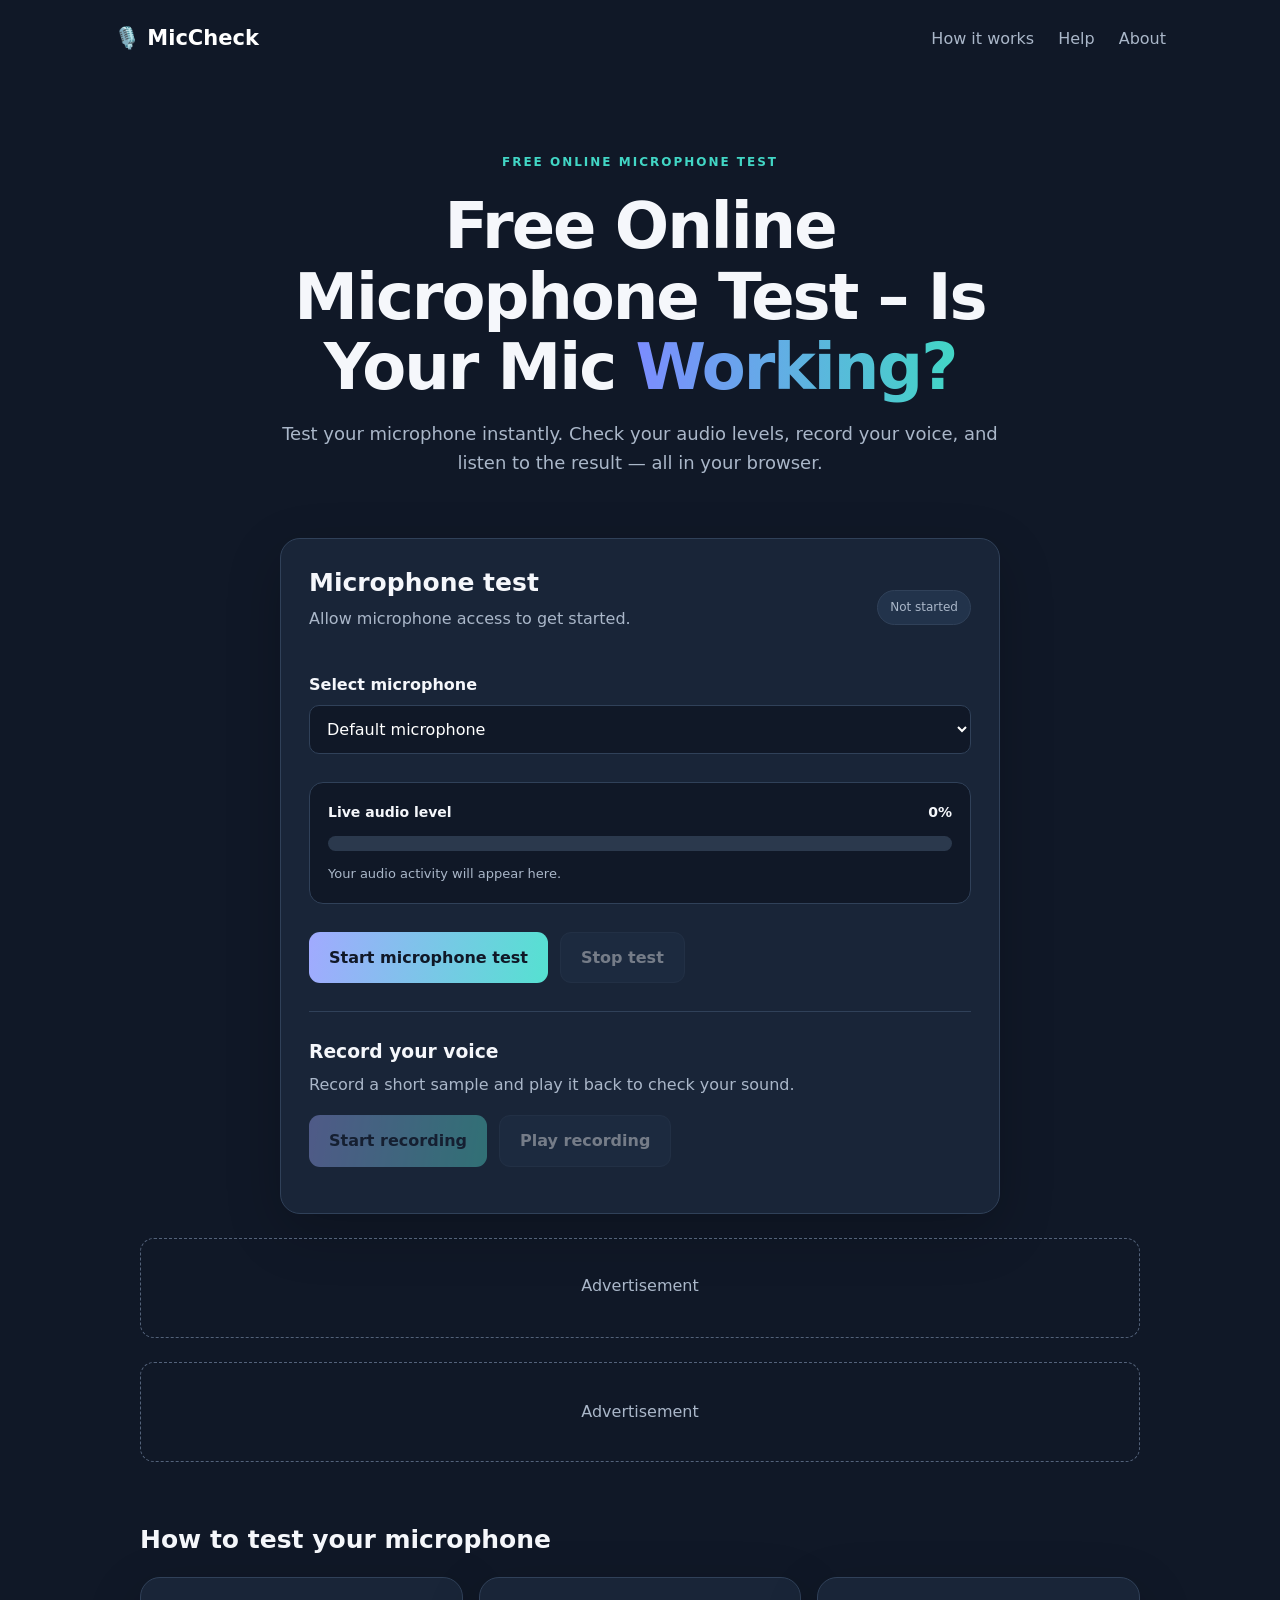
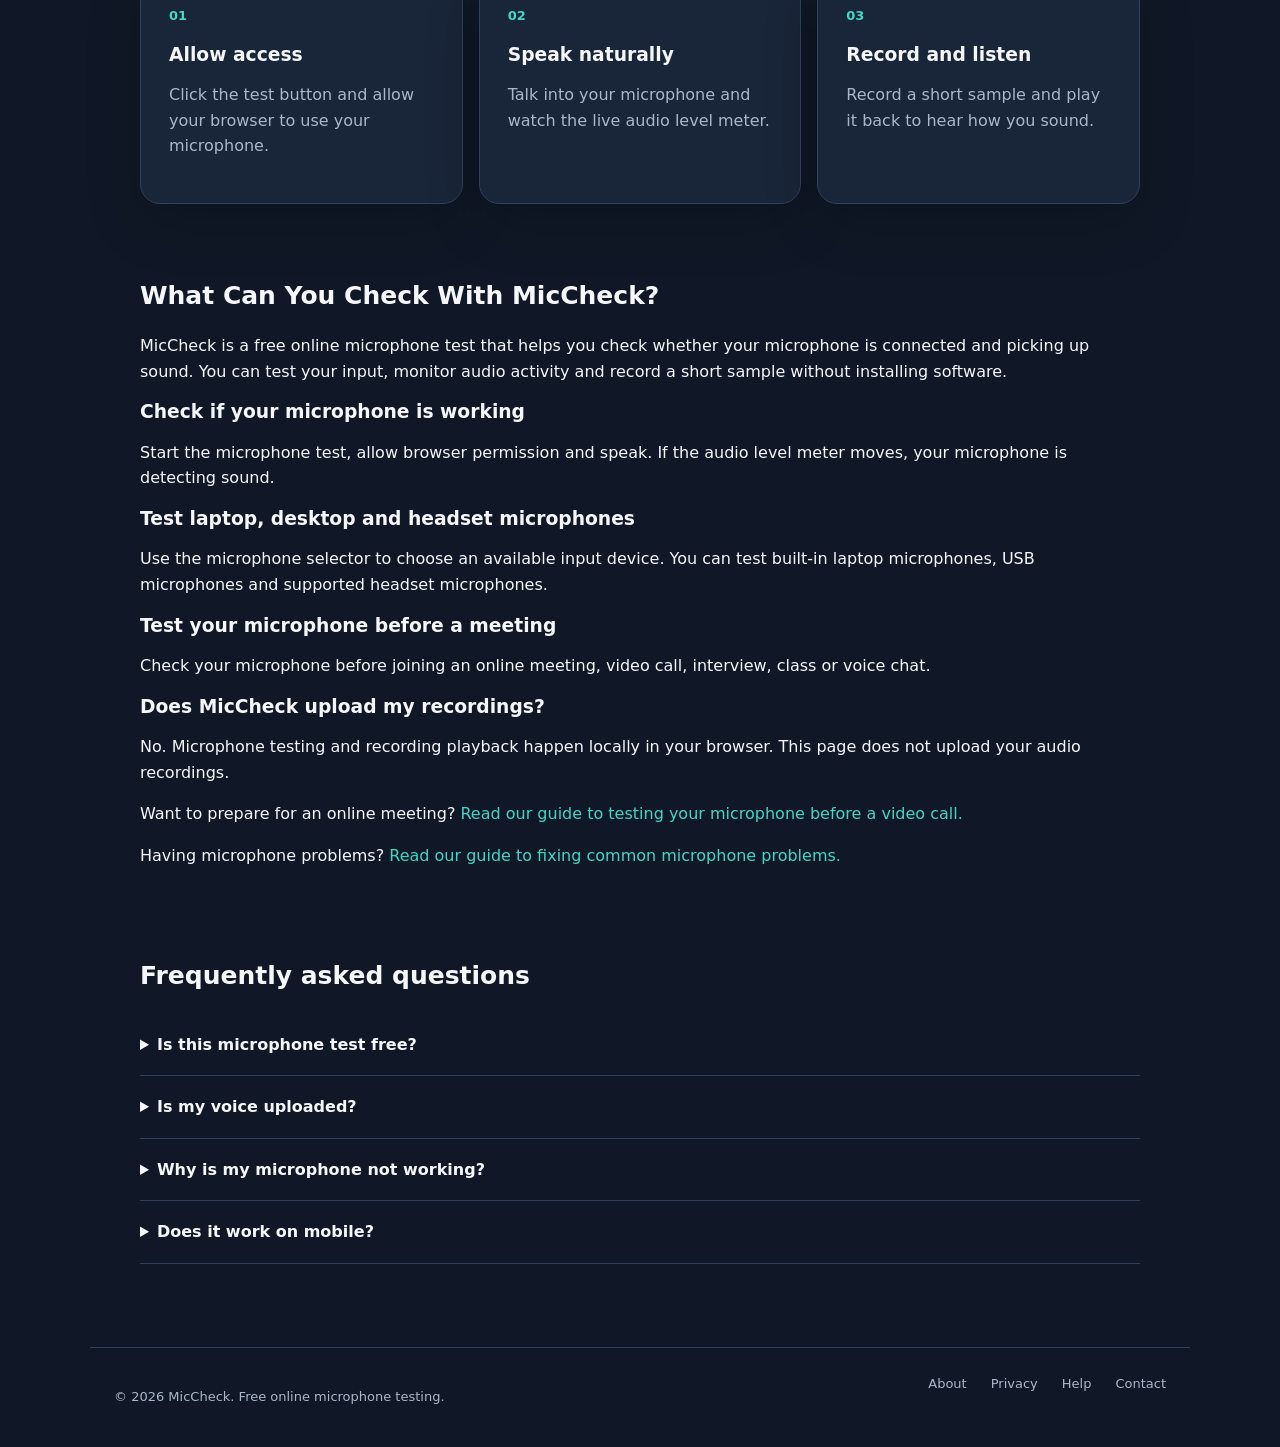
<file: index.html>
<!-- Cloudflare deployment test -->
<!DOCTYPE html>
<html lang="en">
<head>
  <meta charset="UTF-8">
  <meta name="viewport" content="width=device-width, initial-scale=1.0">
  <meta name="google-site-verification" content="iHtIQMCCrIG_GrSVl2k_5hCB7mFkLFIfTFprfj8surk" />
  <meta property="og:type" content="website">
  <meta property="og:url" content="https://miccheck-website.pages.dev/">
  <meta property="og:title" content="Free Online Microphone Test | MicCheck">
  <meta property="og:description" content="Check if your microphone works. Test live audio levels, record your voice and play it back for free.">
  <meta property="og:site_name" content="MicCheck">
  <meta name="twitter:card" content="summary">
  <meta name="twitter:title" content="Free Online Microphone Test | MicCheck">
  <meta name="twitter:description" content="Test your microphone online for free. Check audio levels and record your voice.">
  <meta name="theme-color" content="#101827">
  <meta name="description" content="Free online microphone test to check if your mic is working. Test your microphone, monitor live audio levels, record your voice and play it back instantly in your browser.">
  <title>Free Online Microphone Test – Check If Your Mic Works | MicCheck</title>
  <link rel="icon" href="favicon.svg" type="image/svg+xml">
  <link rel="stylesheet" href="styles.css">
  
<script type="application/ld+json">
{
  "@context": "https://schema.org",
  "@type": "WebApplication",
  "name": "MicCheck",
  "url": "https://miccheck-website.pages.dev/",
  "description": "A free online microphone testing tool that lets users check microphone input, monitor live audio levels, record and play back audio in their browser.",
  "applicationCategory": "UtilitiesApplication",
  "operatingSystem": "Any",
  "browserRequirements": "Requires a modern browser with microphone permission.",
  "offers": {
    "@type": "Offer",
    "price": "0",
    "priceCurrency": "USD"
  }
}
</script>
<script async src="https://pagead2.googlesyndication.com/pagead/js/adsbygoogle.js?client=ca-pub-3156128501947943"
     crossorigin="anonymous">
</script>
</head>
<body>
  <header class="site-header">
    <a class="logo" href="index.html">🎙️ MicCheck</a>
    <nav>
      <a href="#how-it-works">How it works</a>
      <a href="troubleshooting.html">Help</a>
      <a href="about.html">About</a>
    </nav>
  </header>

  <main class="container">
    <section class="hero">
      <span class="eyebrow">FREE ONLINE MICROPHONE TEST</span>
    <h1>Free Online Microphone Test – Is Your Mic <span>Working?</span></h1>
      <p>Test your microphone instantly. Check your audio levels, record your voice, and listen to the result — all in your browser.</p>
    </section>

    <section class="tester card">
      <div class="card-heading">
        <div>
          <h2>Microphone test</h2>
          <p>Allow microphone access to get started.</p>
        </div>
        <span class="status" id="status">Not started</span>
      </div>

      <label for="microphone">Select microphone</label>
      <select id="microphone">
        <option value="">Default microphone</option>
      </select>

      <div class="meter-wrap">
        <div class="meter-label">
          <span>Live audio level</span>
          <span id="levelText">0%</span>
        </div>
        <div class="meter">
          <div id="levelBar"></div>
        </div>
        <p id="meterMessage">Your audio activity will appear here.</p>
      </div>

      <div class="controls">
        <button id="startBtn" class="btn primary">Start microphone test</button>
        <button id="stopBtn" class="btn secondary" disabled>Stop test</button>
      </div>

      <hr>

      <h3>Record your voice</h3>
      <p class="muted">Record a short sample and play it back to check your sound.</p>
      <div class="controls">
        <button id="recordBtn" class="btn primary" disabled>Start recording</button>
        <button id="playBtn" class="btn secondary" disabled>Play recording</button>
      </div>
      <audio id="playback" controls hidden></audio>
      <p id="recordMessage" class="muted" aria-live="polite"></p>
    </section>

    <div class="ad-placeholder">
      <p>Advertisement</p>

  <script async="async" data-cfasync="false"
    src="https://bauval.org/21/e09602789e09f54c676414c7538feff0"></script>

  <div id="container-e09602789e09f54c676414c7538feff0"></div>
    </div>
<div class="ad-placeholder">
  <p>Advertisement</p>

  <script>
    atOptions = {
      'key' : '13164cfe68c1b208dbef8f829f4772ac',
      'format' : 'iframe',
      'height' : 60,
      'width' : 468,
      'params' : {}
    };
  </script>
  <script src="https://bauval.org/22/13164cfe68c1b208dbef8f829f4772ac"></script>
</div>
    <section id="how-it-works" class="info-section">
      <h2>How to test your microphone</h2>
      <div class="steps">
        <article class="card">
          <span class="step-number">01</span>
          <h3>Allow access</h3>
          <p>Click the test button and allow your browser to use your microphone.</p>
        </article>
        <article class="card">
          <span class="step-number">02</span>
          <h3>Speak naturally</h3>
          <p>Talk into your microphone and watch the live audio level meter.</p>
        </article>
        <article class="card">
          <span class="step-number">03</span>
          <h3>Record and listen</h3>
          <p>Record a short sample and play it back to hear how you sound.</p>
        </article>
      </div>
    </section>

    <section class="info-section">
  <h2>What Can You Check With MicCheck?</h2>

  <p>
    MicCheck is a free online microphone test that helps you check
    whether your microphone is connected and picking up sound.
    You can test your input, monitor audio activity and record
    a short sample without installing software.
  </p>

  <h3>Check if your microphone is working</h3>
  <p>
    Start the microphone test, allow browser permission and speak.
    If the audio level meter moves, your microphone is detecting sound.
  </p>

  <h3>Test laptop, desktop and headset microphones</h3>
  <p>
    Use the microphone selector to choose an available input device.
    You can test built-in laptop microphones, USB microphones
    and supported headset microphones.
  </p>

  <h3>Test your microphone before a meeting</h3>
  <p>
    Check your microphone before joining an online meeting,
    video call, interview, class or voice chat.
  </p>

  <h3>Does MicCheck upload my recordings?</h3>
  <p>
    No. Microphone testing and recording playback happen locally
    in your browser. This page does not upload your audio recordings.
  </p>
  <p>
    Want to prepare for an online meeting?
    <a href="/microphone-test-guide.html">
      Read our guide to testing your microphone before a video call.
    </a>
  </p>
  <p>
  Having microphone problems?
  <a href="/microphone-not-working.html">
    Read our guide to fixing common microphone problems.
  </a>
</p>
</section>
    
    <section class="info-section">
      <h2>Frequently asked questions</h2>
      <details>
        <summary>Is this microphone test free?</summary>
        <p>Yes. You can test your microphone and record a short sample for free.</p>
      </details>
      <details>
        <summary>Is my voice uploaded?</summary>
        <p>No. This tool processes microphone audio in your browser. The recording is kept locally for playback and is not uploaded by this page.</p>
      </details>
      <details>
        <summary>Why is my microphone not working?</summary>
        <p>Check your browser permissions, microphone connection, and device input settings. See our <a href="troubleshooting.html">troubleshooting guide</a>.</p>
      </details>
      <details>
        <summary>Does it work on mobile?</summary>
        <p>Yes, on supported mobile browsers when microphone permission is allowed.</p>
      </details>
    </section>
  </main>

  <footer class="site-footer">
    <p>© <span id="year"></span> MicCheck. Free online microphone testing.</p>
    <div>
      <a href="about.html">About</a>
      <a href="privacy.html">Privacy</a>
      <a href="troubleshooting.html">Help</a>
      <a href="contact.html">Contact</a>
    </div>
  </footer>

  <script src="app.js"></script>
  <script data-cfasync="false" src="https://abscloud.org/1/6f8fb3ce382103a9f52093ad97683f52"></script>

</body>
</html>
</file>
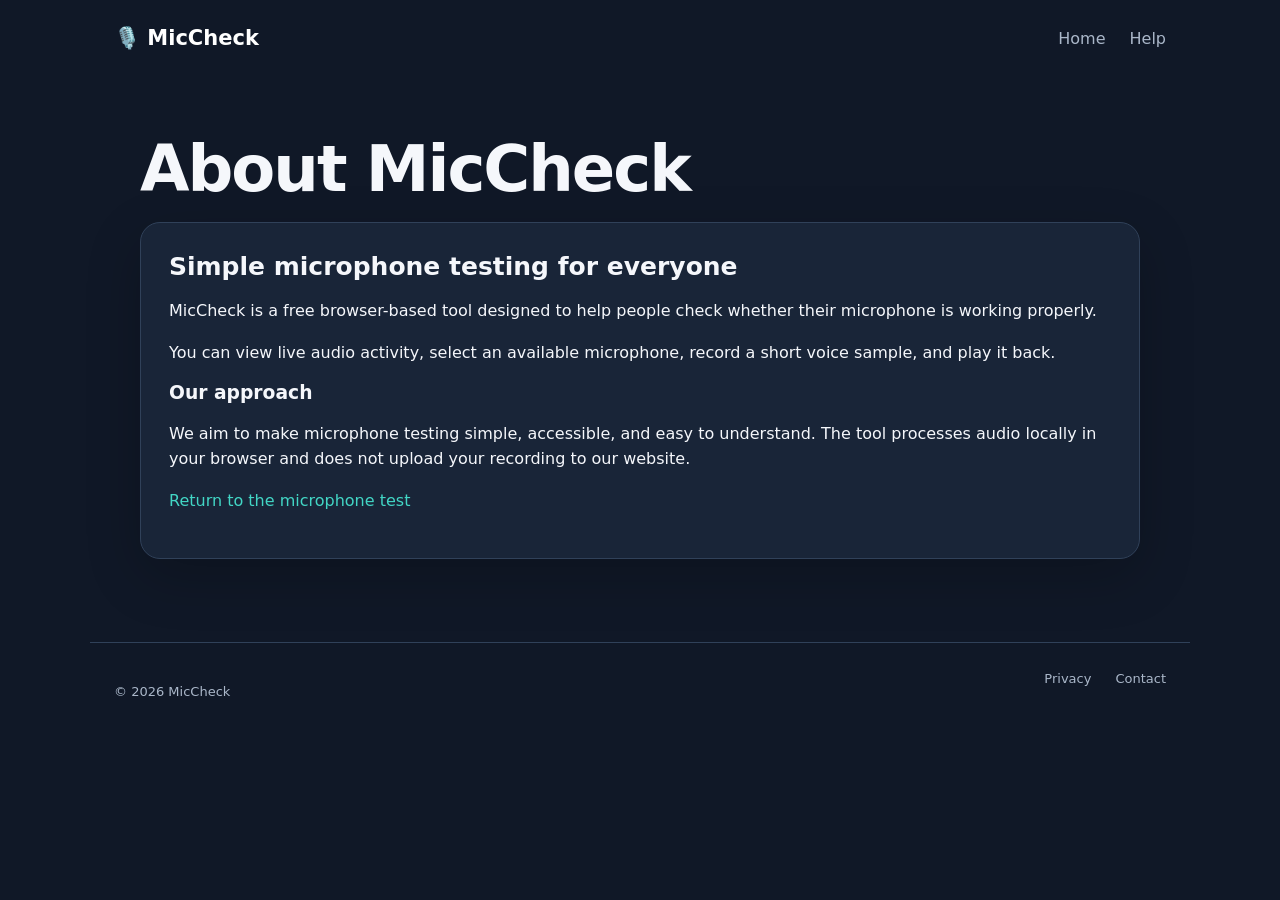
<file: about.html>
<!DOCTYPE html>
<html lang="en">
<head>
  <meta charset="UTF-8">
  <meta name="viewport" content="width=device-width, initial-scale=1">
  <title>About MicCheck - Free Microphone Test</title>
  <link rel="stylesheet" href="styles.css">
</head>
<body>
  <header class="site-header">
    <a class="logo" href="index.html">🎙️ MicCheck</a>
    <nav><a href="index.html">Home</a><a href="troubleshooting.html">Help</a></nav>
  </header>

  <main class="container info-section">
    <h1>About MicCheck</h1>
    <section class="card">
      <h2>Simple microphone testing for everyone</h2>
      <p>MicCheck is a free browser-based tool designed to help people check whether their microphone is working properly.</p>
      <p>You can view live audio activity, select an available microphone, record a short voice sample, and play it back.</p>
      <h3>Our approach</h3>
      <p>We aim to make microphone testing simple, accessible, and easy to understand. The tool processes audio locally in your browser and does not upload your recording to our website.</p>
      <p><a href="index.html">Return to the microphone test</a></p>
    </section>
  </main>

  <footer class="site-footer">
    <p>© <span id="year"></span> MicCheck</p>
    <div><a href="privacy.html">Privacy</a><a href="contact.html">Contact</a></div>
  </footer>
  <script>document.getElementById("year").textContent = new Date().getFullYear();</script>
</body>
</html>
</file>
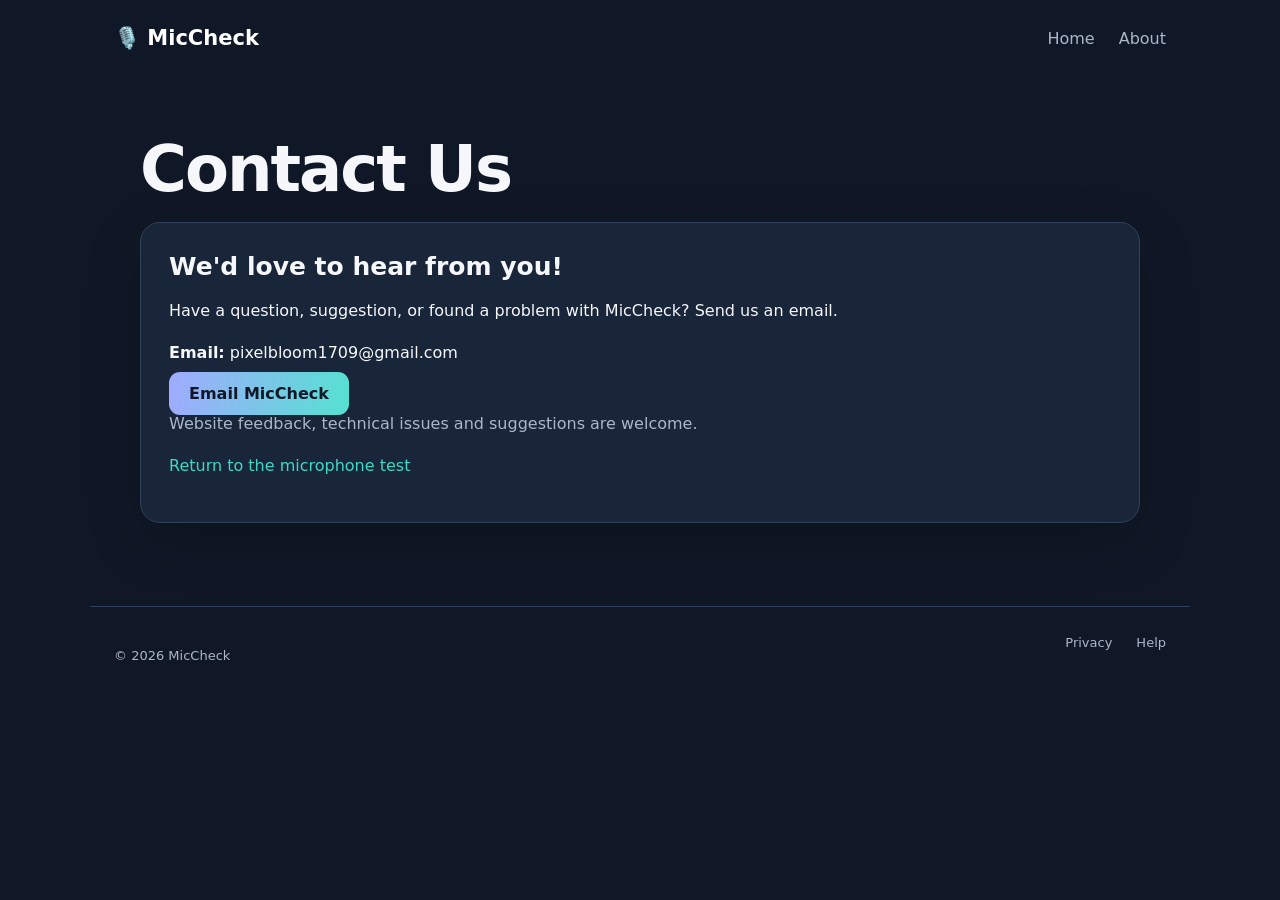
<file: contact.html>
<!DOCTYPE html>
<html lang="en">
<head>
  <meta charset="UTF-8">
  <meta name="viewport" content="width=device-width, initial-scale=1">
  <meta name="description" content="Contact the MicCheck team with questions, feedback or website issues.">
  <title>Contact Us - MicCheck</title>
  <link rel="stylesheet" href="styles.css">
</head>
<body>
  <header class="site-header">
    <a class="logo" href="index.html">🎙️ MicCheck</a>
    <nav><a href="index.html">Home</a><a href="about.html">About</a></nav>
  </header>

  <main class="container info-section">
    <h1>Contact Us</h1>
    <section class="card">
      <h2>We'd love to hear from you!</h2>
      <p>Have a question, suggestion, or found a problem with MicCheck? Send us an email.</p>

      <p><strong>Email:</strong> pixelbloom1709@gmail.com</p>

      <a class="btn primary" href="mailto:pixelbloom1709@gmail.com?subject=MicCheck%20Website%20Feedback">Email MicCheck</a>

      <p class="muted">Website feedback, technical issues and suggestions are welcome.</p>
      <p><a href="index.html">Return to the microphone test</a></p>
    </section>
  </main>

  <footer class="site-footer">
    <p>© <span id="year"></span> MicCheck</p>
    <div><a href="privacy.html">Privacy</a><a href="troubleshooting.html">Help</a></div>
  </footer>
  <script>document.getElementById("year").textContent = new Date().getFullYear();</script>
</body>
</html>
</file>
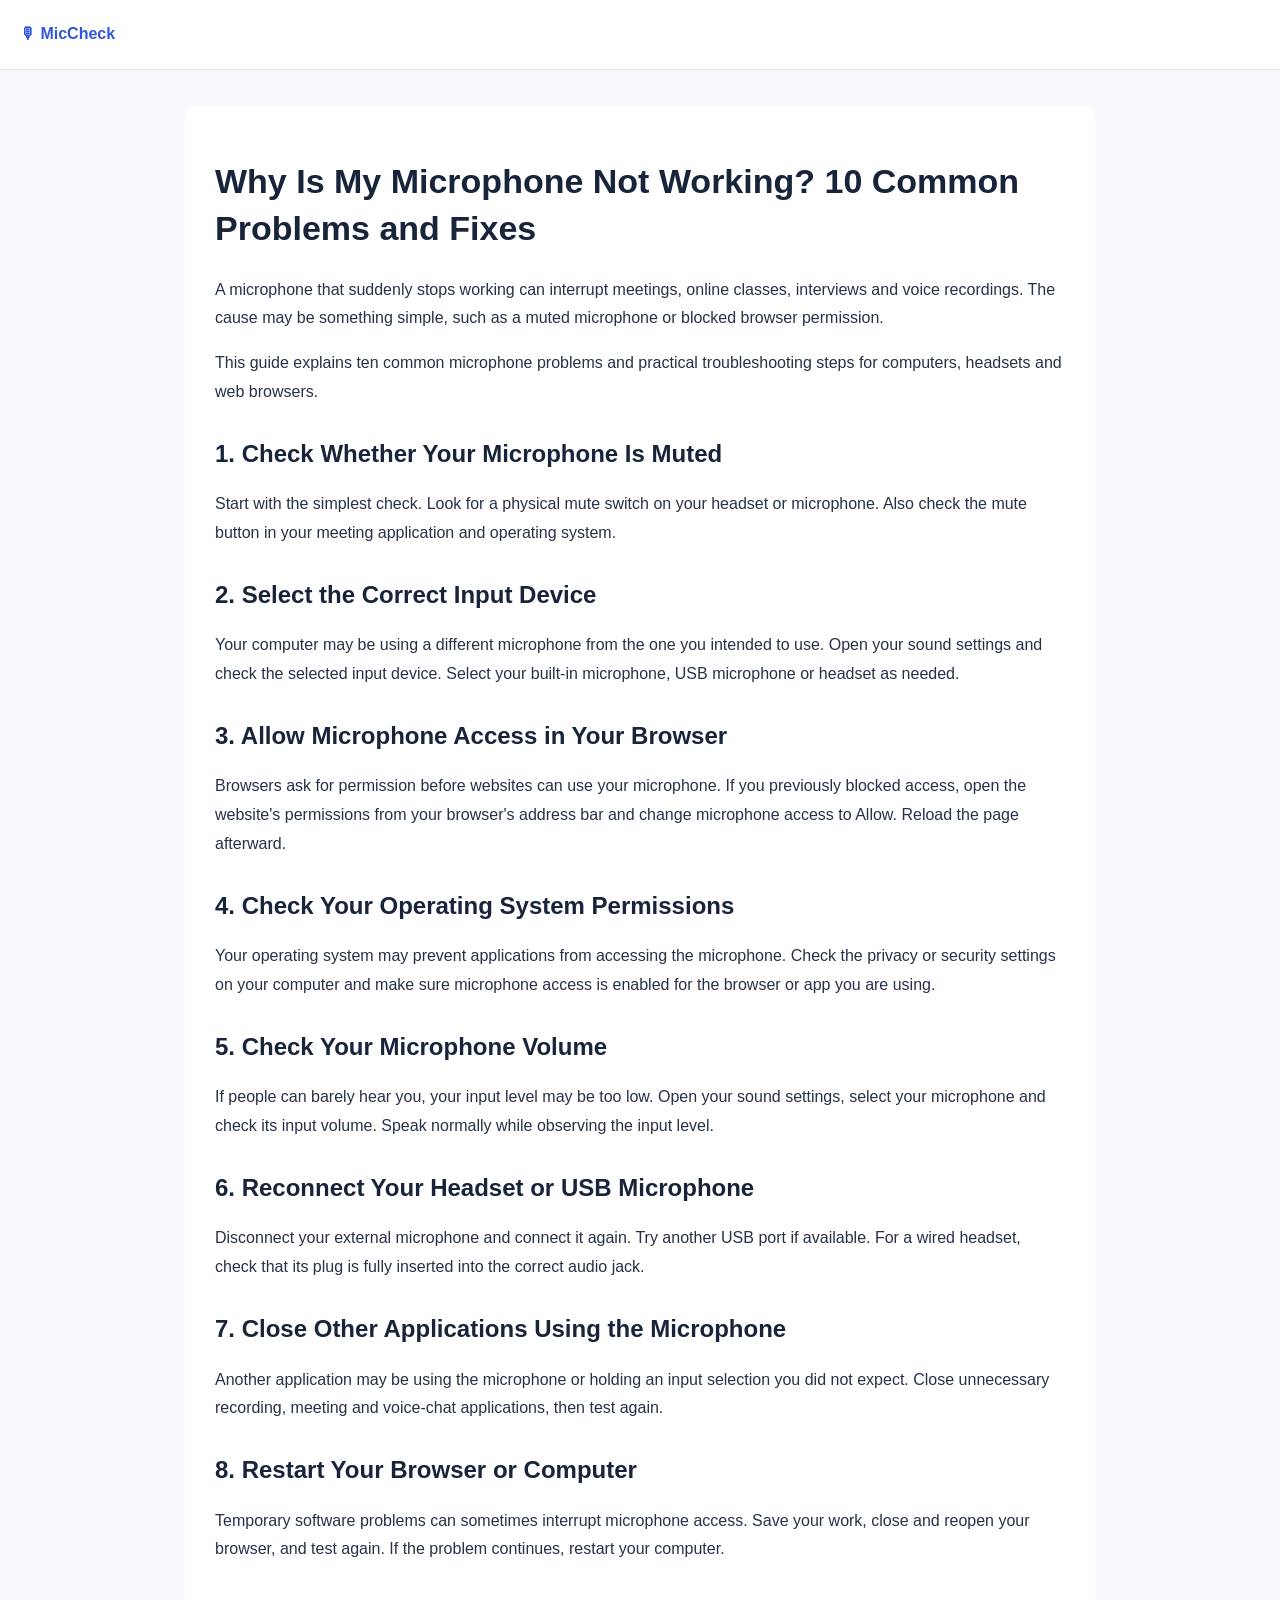
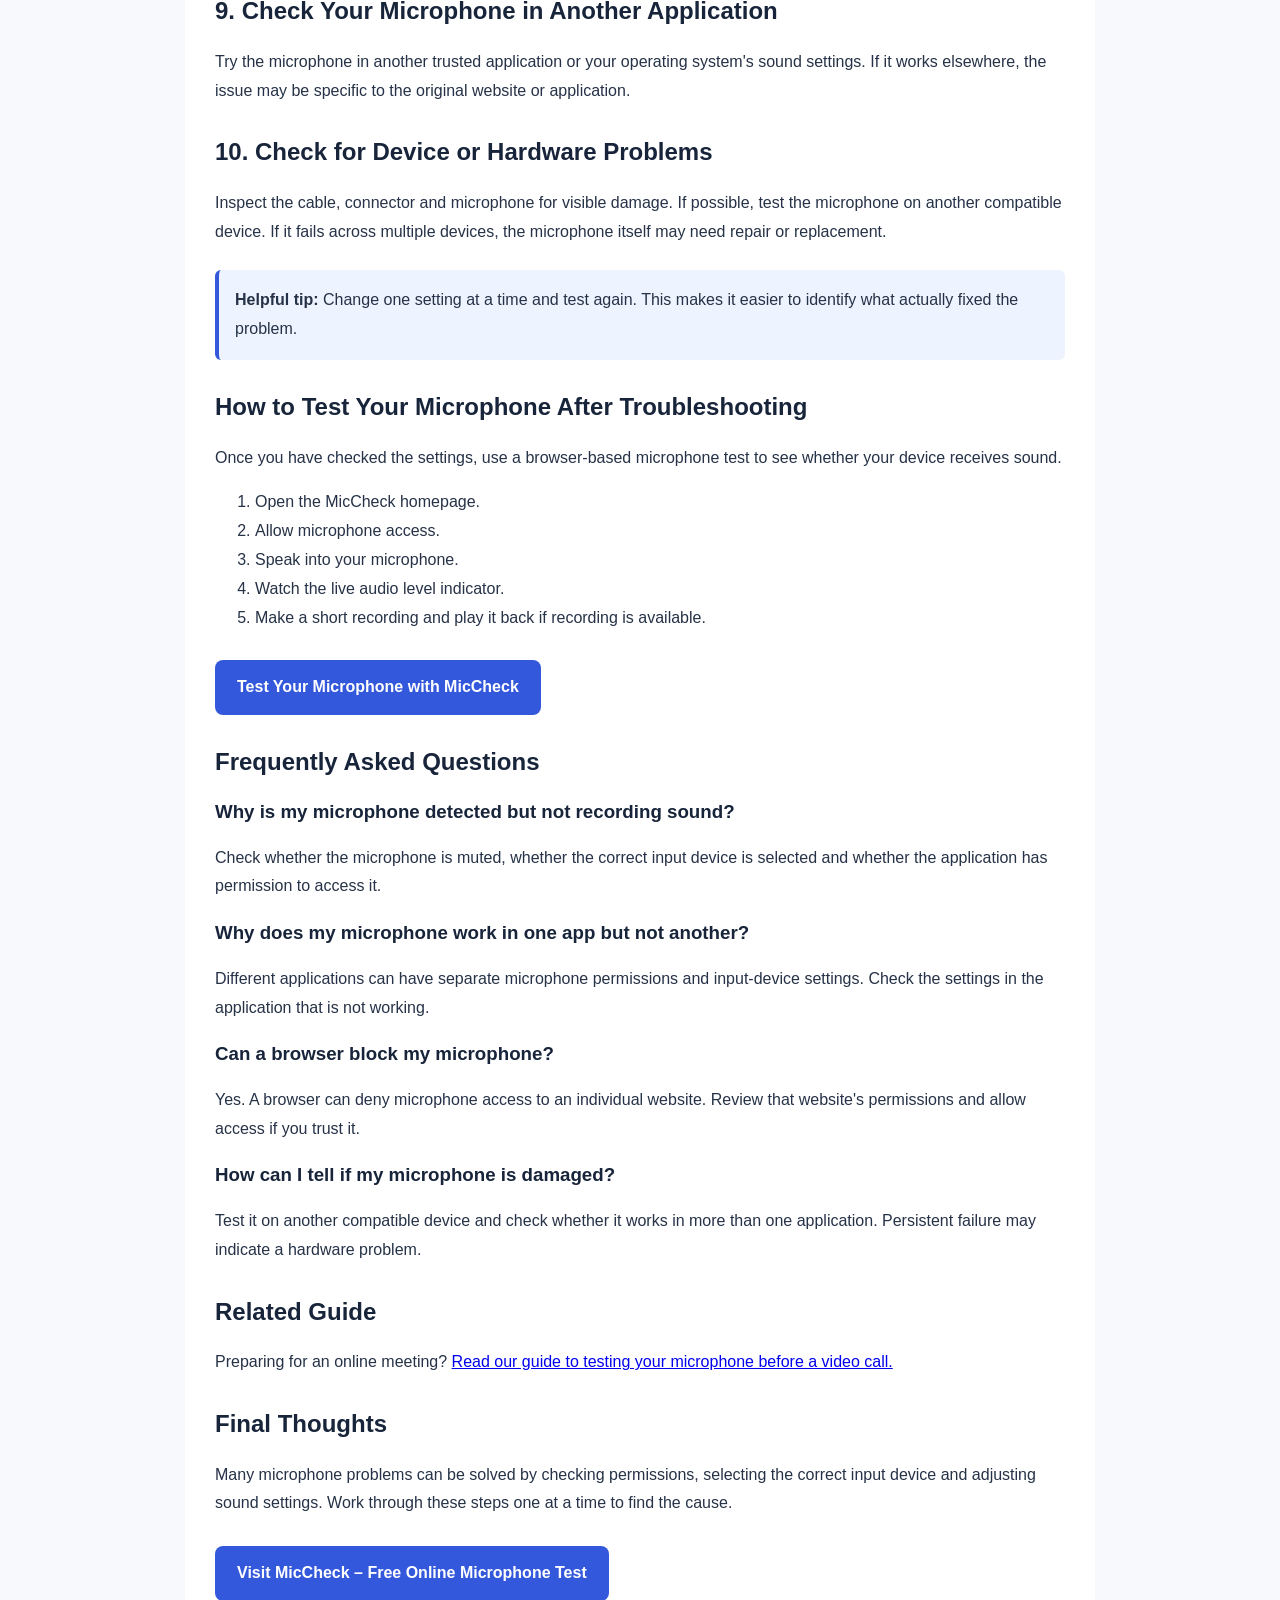
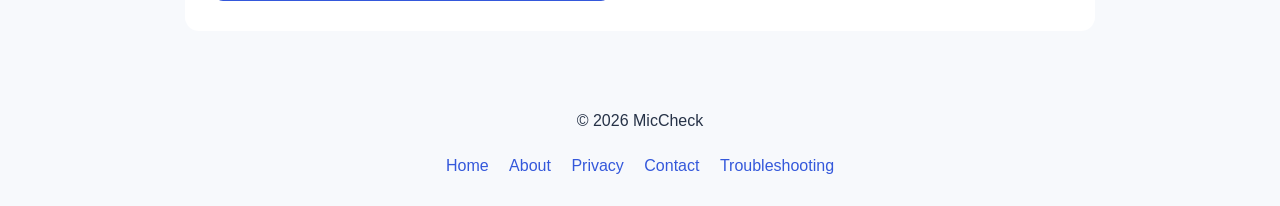
<file: microphone-not-working.html>
<!DOCTYPE html>
<html lang="en">
<head>
  <meta charset="UTF-8">
  <meta name="viewport" content="width=device-width, initial-scale=1.0">
  <title>Why Is My Microphone Not Working? 10 Fixes | MicCheck</title>
  <meta name="description" content="Is your microphone not working? Learn 10 practical ways to fix microphone problems on Windows, Mac and browsers, including permission, volume and device issues.">
  <link rel="canonical" href="https://miccheck-website.pages.dev/microphone-not-working.html">

  <style>
    body {
      margin: 0;
      background: #f7f9fc;
      color: #263247;
      font-family: Arial, sans-serif;
      line-height: 1.8;
    }
    header {
      background: white;
      padding: 20px;
      border-bottom: 1px solid #e5eaf2;
    }
    header a, footer a {
      color: #3458db;
      text-decoration: none;
    }
    header a { font-weight: bold; }
    main {
      max-width: 850px;
      margin: 35px auto;
      padding: 30px;
      background: white;
      border-radius: 14px;
    }
    h1, h2, h3 { color: #17243a; line-height: 1.4; }
    h1 { font-size: 34px; }
    h2 { margin-top: 30px; font-size: 24px; }
    .tip {
      background: #eef4ff;
      border-left: 4px solid #3458db;
      padding: 16px;
      border-radius: 6px;
      margin: 24px 0;
    }
    .cta {
      display: inline-block;
      background: #3458db;
      color: white;
      padding: 13px 22px;
      border-radius: 8px;
      text-decoration: none;
      font-weight: bold;
      margin-top: 12px;
    }
    footer { text-align: center; padding: 25px; }
    footer a { margin: 0 8px; }
    @media (max-width: 600px) {
      main { margin: 15px; padding: 20px; }
      h1 { font-size: 27px; }
    }
  </style>
</head>

<body>
<header>
  <a href="/">🎙 MicCheck</a>
</header>

<main>
  <h1>Why Is My Microphone Not Working? 10 Common Problems and Fixes</h1>

  <p>
    A microphone that suddenly stops working can interrupt meetings,
    online classes, interviews and voice recordings. The cause may be
    something simple, such as a muted microphone or blocked browser permission.
  </p>

  <p>
    This guide explains ten common microphone problems and practical
    troubleshooting steps for computers, headsets and web browsers.
  </p>

  <h2>1. Check Whether Your Microphone Is Muted</h2>
  <p>
    Start with the simplest check. Look for a physical mute switch on your
    headset or microphone. Also check the mute button in your meeting
    application and operating system.
  </p>

  <h2>2. Select the Correct Input Device</h2>
  <p>
    Your computer may be using a different microphone from the one you
    intended to use. Open your sound settings and check the selected input
    device. Select your built-in microphone, USB microphone or headset as needed.
  </p>

  <h2>3. Allow Microphone Access in Your Browser</h2>
  <p>
    Browsers ask for permission before websites can use your microphone.
    If you previously blocked access, open the website's permissions from
    your browser's address bar and change microphone access to Allow.
    Reload the page afterward.
  </p>

  <h2>4. Check Your Operating System Permissions</h2>
  <p>
    Your operating system may prevent applications from accessing the
    microphone. Check the privacy or security settings on your computer
    and make sure microphone access is enabled for the browser or app
    you are using.
  </p>

  <h2>5. Check Your Microphone Volume</h2>
  <p>
    If people can barely hear you, your input level may be too low.
    Open your sound settings, select your microphone and check its input
    volume. Speak normally while observing the input level.
  </p>

  <h2>6. Reconnect Your Headset or USB Microphone</h2>
  <p>
    Disconnect your external microphone and connect it again. Try another
    USB port if available. For a wired headset, check that its plug is
    fully inserted into the correct audio jack.
  </p>

  <h2>7. Close Other Applications Using the Microphone</h2>
  <p>
    Another application may be using the microphone or holding an input
    selection you did not expect. Close unnecessary recording, meeting
    and voice-chat applications, then test again.
  </p>

  <h2>8. Restart Your Browser or Computer</h2>
  <p>
    Temporary software problems can sometimes interrupt microphone access.
    Save your work, close and reopen your browser, and test again.
    If the problem continues, restart your computer.
  </p>

  <h2>9. Check Your Microphone in Another Application</h2>
  <p>
    Try the microphone in another trusted application or your operating
    system's sound settings. If it works elsewhere, the issue may be
    specific to the original website or application.
  </p>

  <h2>10. Check for Device or Hardware Problems</h2>
  <p>
    Inspect the cable, connector and microphone for visible damage.
    If possible, test the microphone on another compatible device.
    If it fails across multiple devices, the microphone itself may need
    repair or replacement.
  </p>

  <div class="tip">
    <strong>Helpful tip:</strong>
    Change one setting at a time and test again. This makes it easier
    to identify what actually fixed the problem.
  </div>

  <h2>How to Test Your Microphone After Troubleshooting</h2>
  <p>
    Once you have checked the settings, use a browser-based microphone
    test to see whether your device receives sound.
  </p>

  <ol>
    <li>Open the MicCheck homepage.</li>
    <li>Allow microphone access.</li>
    <li>Speak into your microphone.</li>
    <li>Watch the live audio level indicator.</li>
    <li>Make a short recording and play it back if recording is available.</li>
  </ol>

  <a class="cta" href="/">Test Your Microphone with MicCheck</a>

  <h2>Frequently Asked Questions</h2>

  <h3>Why is my microphone detected but not recording sound?</h3>
  <p>
    Check whether the microphone is muted, whether the correct input device
    is selected and whether the application has permission to access it.
  </p>

  <h3>Why does my microphone work in one app but not another?</h3>
  <p>
    Different applications can have separate microphone permissions and
    input-device settings. Check the settings in the application that
    is not working.
  </p>

  <h3>Can a browser block my microphone?</h3>
  <p>
    Yes. A browser can deny microphone access to an individual website.
    Review that website's permissions and allow access if you trust it.
  </p>

  <h3>How can I tell if my microphone is damaged?</h3>
  <p>
    Test it on another compatible device and check whether it works in
    more than one application. Persistent failure may indicate a hardware
    problem.
  </p>

  <h2>Related Guide</h2>
  <p>
    Preparing for an online meeting?
    <a href="/microphone-test-guide.html">
      Read our guide to testing your microphone before a video call.
    </a>
  </p>

  <h2>Final Thoughts</h2>
  <p>
    Many microphone problems can be solved by checking permissions,
    selecting the correct input device and adjusting sound settings.
    Work through these steps one at a time to find the cause.
  </p>

  <a class="cta" href="/">Visit MicCheck – Free Online Microphone Test</a>
</main>

<footer>
  <p>© 2026 MicCheck</p>
  <a href="/">Home</a>
  <a href="/about.html">About</a>
  <a href="/privacy.html">Privacy</a>
  <a href="/contact.html">Contact</a>
  <a href="/troubleshooting.html">Troubleshooting</a>
</footer>
</body>
</html>
</file>
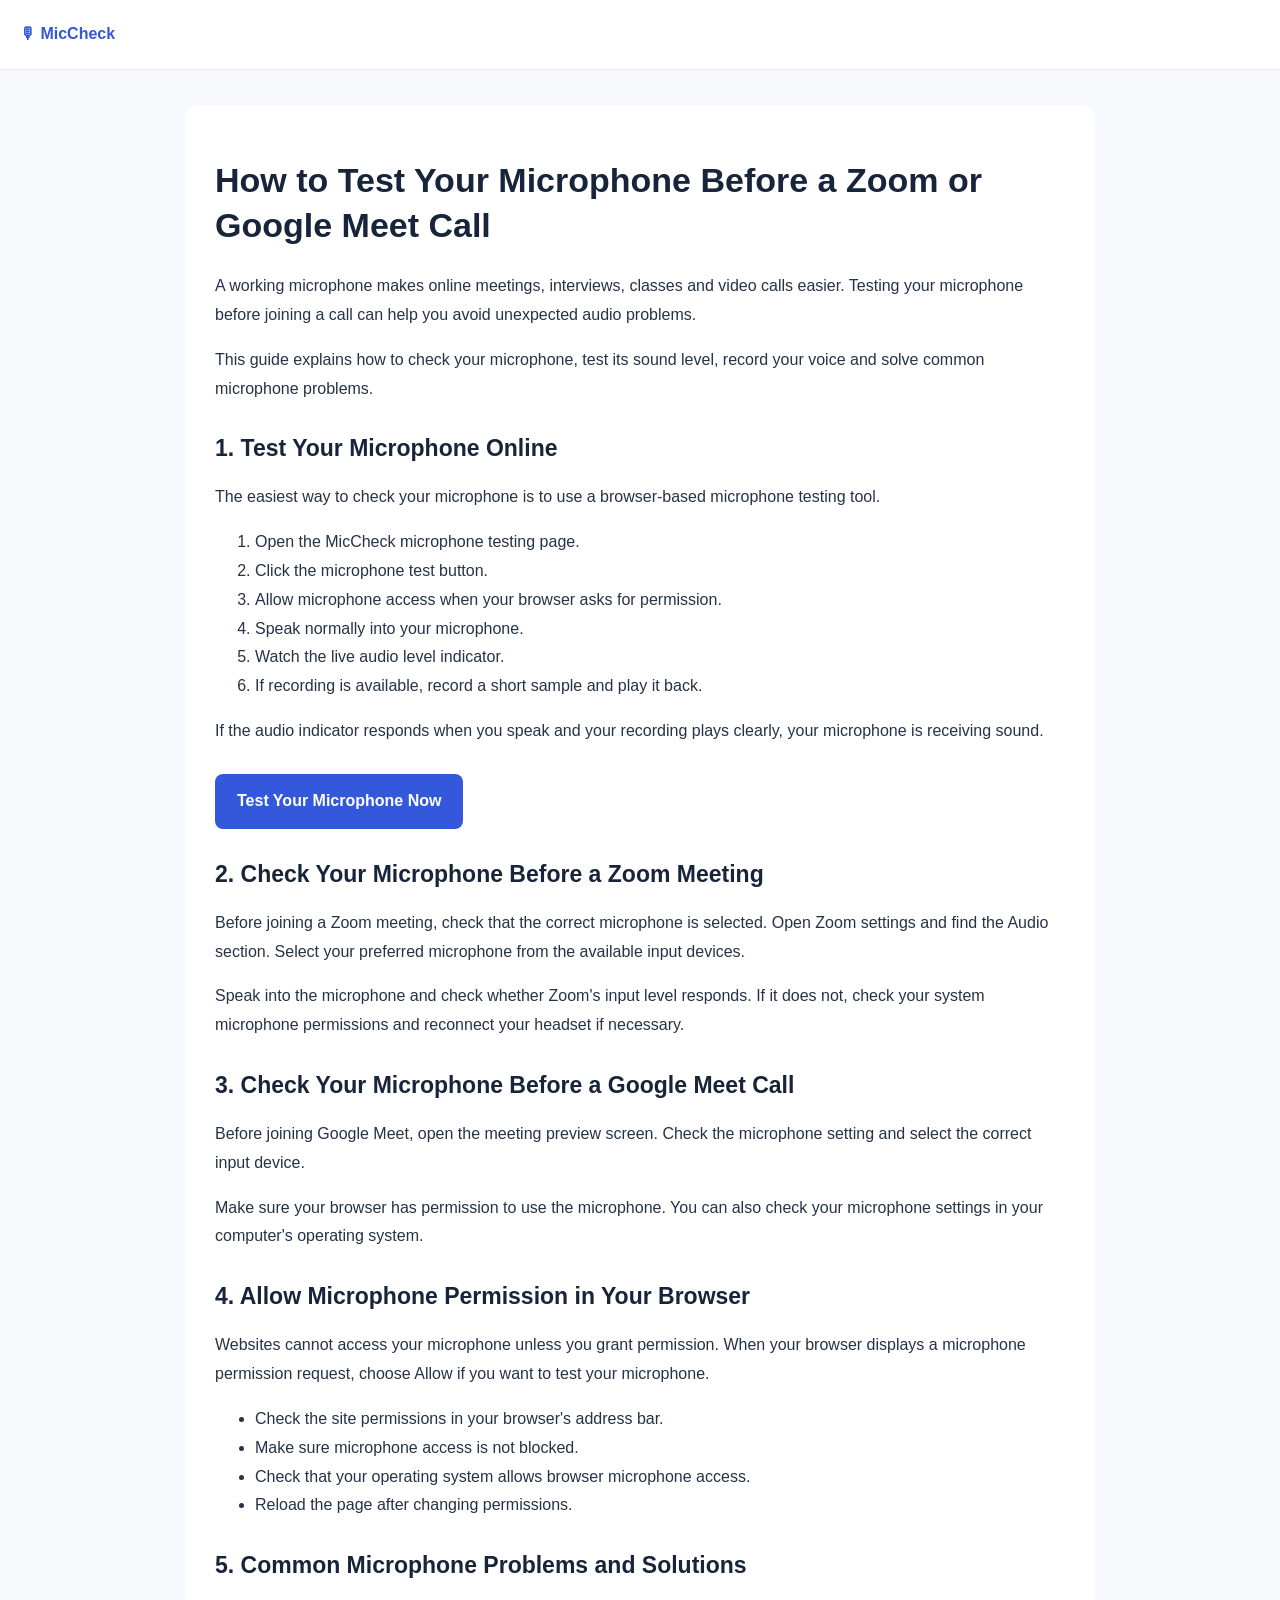
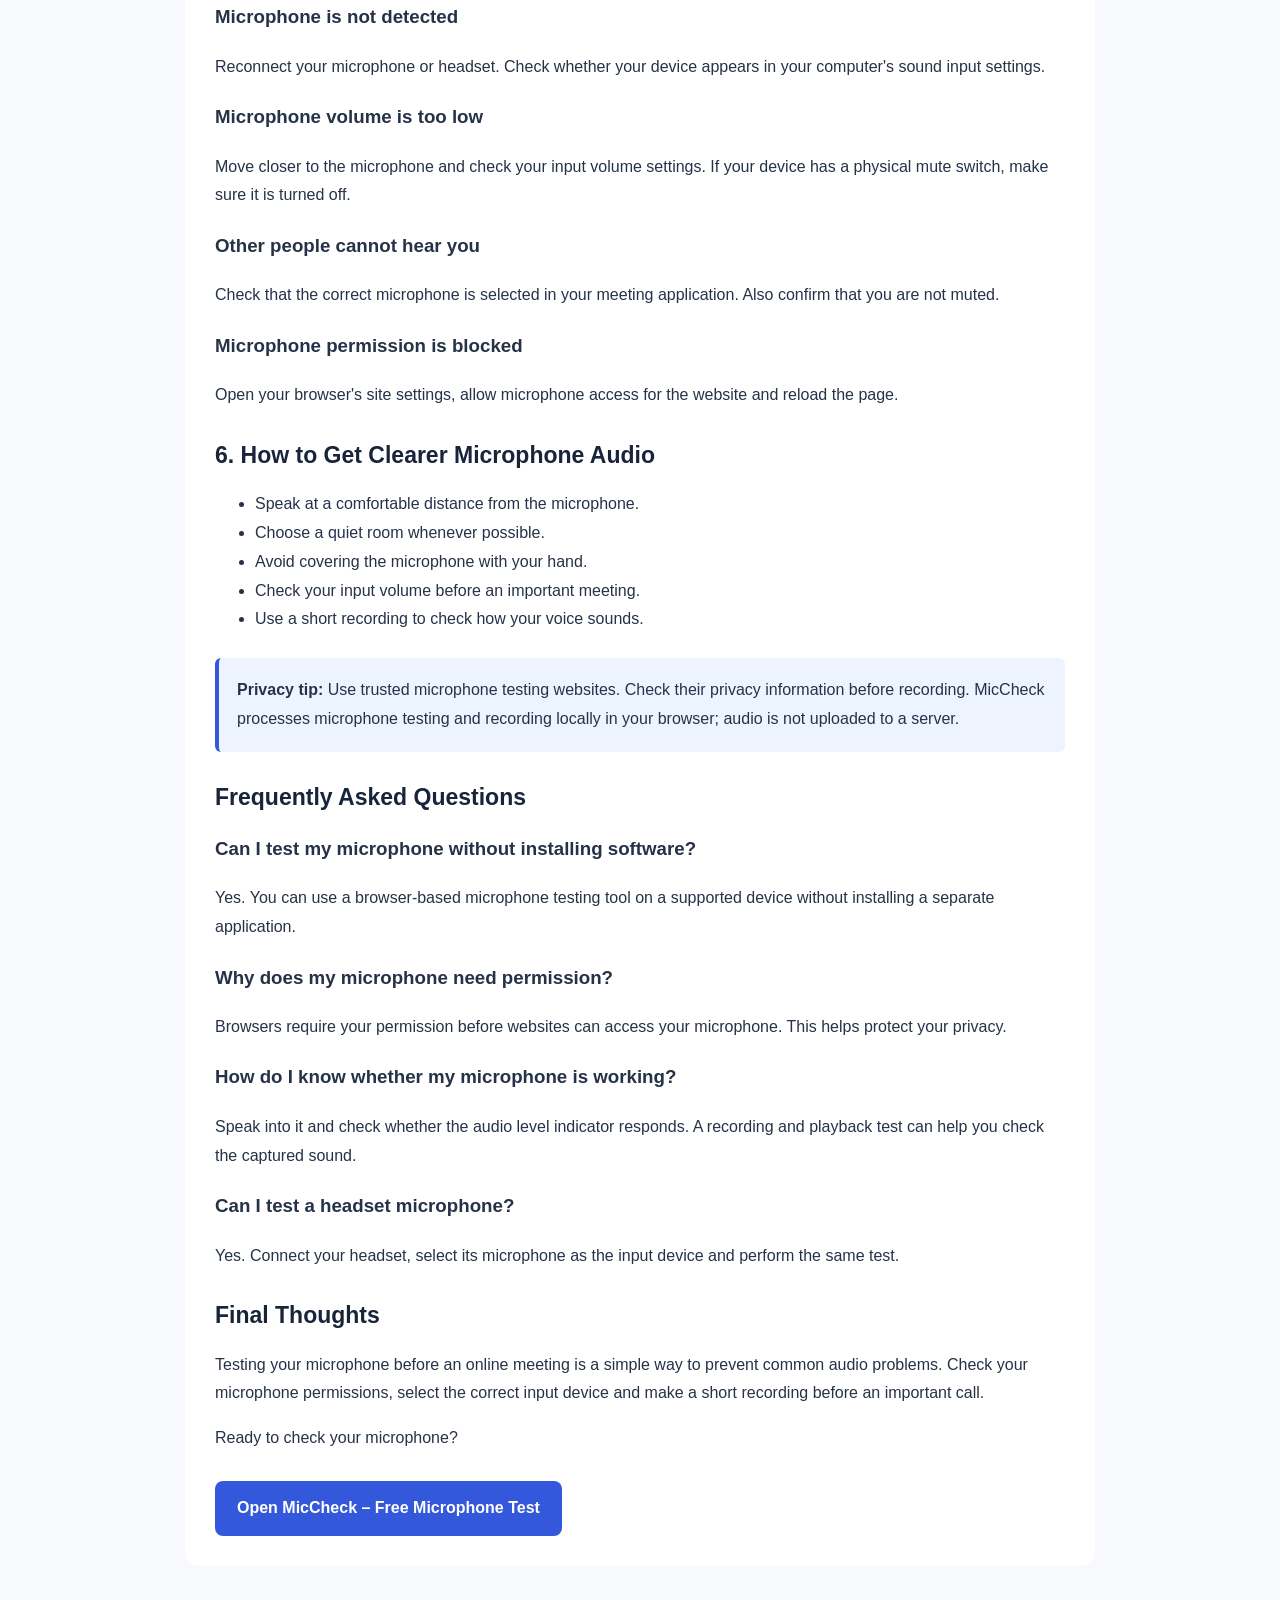
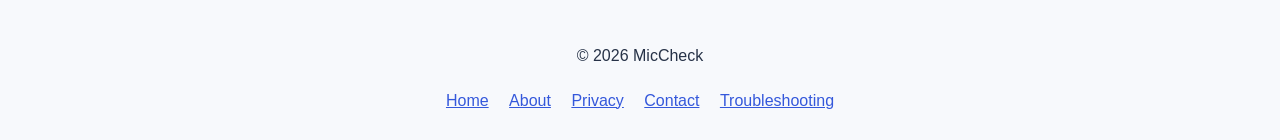
<file: microphone-test-guide.html>
<!DOCTYPE html>
<html lang="en">
<head>
  <meta charset="UTF-8">
  <meta name="viewport" content="width=device-width, initial-scale=1.0">

  <title>How to Test Your Microphone Before a Video Call | MicCheck</title>

  <meta name="description" content="Learn how to test your microphone before a Zoom or Google Meet call. Check browser permissions, microphone volume, recording playback and common audio problems.">

  <link rel="canonical" href="https://miccheck-website.pages.dev/microphone-test-guide.html">

  <style>
    body {
      margin: 0;
      font-family: Arial, sans-serif;
      background: #f7f9fc;
      color: #263247;
      line-height: 1.8;
    }

    header {
      background: #ffffff;
      padding: 20px;
      border-bottom: 1px solid #e5eaf2;
    }

    header a {
      color: #3458db;
      font-weight: bold;
      text-decoration: none;
    }

    main {
      max-width: 850px;
      margin: 35px auto;
      padding: 30px;
      background: #ffffff;
      border-radius: 14px;
    }

    h1, h2 {
      color: #17243a;
      line-height: 1.35;
    }

    h1 {
      font-size: 34px;
    }

    h2 {
      margin-top: 30px;
      font-size: 23px;
    }

    .tip {
      background: #eef4ff;
      padding: 18px;
      border-left: 4px solid #3458db;
      border-radius: 6px;
      margin: 24px 0;
    }

    .cta {
      display: inline-block;
      background: #3458db;
      color: white;
      padding: 13px 22px;
      border-radius: 8px;
      text-decoration: none;
      font-weight: bold;
      margin-top: 12px;
    }

    footer {
      text-align: center;
      padding: 25px;
    }

    footer a {
      margin: 0 8px;
      color: #3458db;
    }

    @media (max-width: 600px) {
      main {
        margin: 15px;
        padding: 20px;
      }

      h1 {
        font-size: 27px;
      }
    }
  </style>
</head>

<body>

<header>
  <a href="/">🎙 MicCheck</a>
</header>

<main>
  <h1>How to Test Your Microphone Before a Zoom or Google Meet Call</h1>

  <p>
    A working microphone makes online meetings, interviews, classes and video calls
    easier. Testing your microphone before joining a call can help you avoid
    unexpected audio problems.
  </p>

  <p>
    This guide explains how to check your microphone, test its sound level,
    record your voice and solve common microphone problems.
  </p>

  <h2>1. Test Your Microphone Online</h2>

  <p>
    The easiest way to check your microphone is to use a browser-based microphone
    testing tool.
  </p>

  <ol>
    <li>Open the MicCheck microphone testing page.</li>
    <li>Click the microphone test button.</li>
    <li>Allow microphone access when your browser asks for permission.</li>
    <li>Speak normally into your microphone.</li>
    <li>Watch the live audio level indicator.</li>
    <li>If recording is available, record a short sample and play it back.</li>
  </ol>

  <p>
    If the audio indicator responds when you speak and your recording plays
    clearly, your microphone is receiving sound.
  </p>

  <a class="cta" href="/">Test Your Microphone Now</a>

  <h2>2. Check Your Microphone Before a Zoom Meeting</h2>

  <p>
    Before joining a Zoom meeting, check that the correct microphone is selected.
    Open Zoom settings and find the Audio section. Select your preferred
    microphone from the available input devices.
  </p>

  <p>
    Speak into the microphone and check whether Zoom's input level responds.
    If it does not, check your system microphone permissions and reconnect
    your headset if necessary.
  </p>

  <h2>3. Check Your Microphone Before a Google Meet Call</h2>

  <p>
    Before joining Google Meet, open the meeting preview screen. Check the
    microphone setting and select the correct input device.
  </p>

  <p>
    Make sure your browser has permission to use the microphone. You can also
    check your microphone settings in your computer's operating system.
  </p>

  <h2>4. Allow Microphone Permission in Your Browser</h2>

  <p>
    Websites cannot access your microphone unless you grant permission.
    When your browser displays a microphone permission request, choose Allow
    if you want to test your microphone.
  </p>

  <ul>
    <li>Check the site permissions in your browser's address bar.</li>
    <li>Make sure microphone access is not blocked.</li>
    <li>Check that your operating system allows browser microphone access.</li>
    <li>Reload the page after changing permissions.</li>
  </ul>

  <h2>5. Common Microphone Problems and Solutions</h2>

  <h3>Microphone is not detected</h3>
  <p>
    Reconnect your microphone or headset. Check whether your device appears
    in your computer's sound input settings.
  </p>

  <h3>Microphone volume is too low</h3>
  <p>
    Move closer to the microphone and check your input volume settings.
    If your device has a physical mute switch, make sure it is turned off.
  </p>

  <h3>Other people cannot hear you</h3>
  <p>
    Check that the correct microphone is selected in your meeting application.
    Also confirm that you are not muted.
  </p>

  <h3>Microphone permission is blocked</h3>
  <p>
    Open your browser's site settings, allow microphone access for the website
    and reload the page.
  </p>

  <h2>6. How to Get Clearer Microphone Audio</h2>

  <ul>
    <li>Speak at a comfortable distance from the microphone.</li>
    <li>Choose a quiet room whenever possible.</li>
    <li>Avoid covering the microphone with your hand.</li>
    <li>Check your input volume before an important meeting.</li>
    <li>Use a short recording to check how your voice sounds.</li>
  </ul>

  <div class="tip">
    <strong>Privacy tip:</strong>
    Use trusted microphone testing websites. Check their privacy information
    before recording. MicCheck processes microphone testing and recording
    locally in your browser; audio is not uploaded to a server.
  </div>

  <h2>Frequently Asked Questions</h2>

  <h3>Can I test my microphone without installing software?</h3>
  <p>
    Yes. You can use a browser-based microphone testing tool on a supported
    device without installing a separate application.
  </p>

  <h3>Why does my microphone need permission?</h3>
  <p>
    Browsers require your permission before websites can access your microphone.
    This helps protect your privacy.
  </p>

  <h3>How do I know whether my microphone is working?</h3>
  <p>
    Speak into it and check whether the audio level indicator responds.
    A recording and playback test can help you check the captured sound.
  </p>

  <h3>Can I test a headset microphone?</h3>
  <p>
    Yes. Connect your headset, select its microphone as the input device
    and perform the same test.
  </p>

  <h2>Final Thoughts</h2>

  <p>
    Testing your microphone before an online meeting is a simple way to
    prevent common audio problems. Check your microphone permissions,
    select the correct input device and make a short recording before
    an important call.
  </p>

  <p>
    Ready to check your microphone?
  </p>

  <a class="cta" href="/">Open MicCheck – Free Microphone Test</a>

</main>

<footer>
  <p>© 2026 MicCheck</p>
  <a href="/">Home</a>
  <a href="/about.html">About</a>
  <a href="/privacy.html">Privacy</a>
  <a href="/contact.html">Contact</a>
  <a href="/troubleshooting.html">Troubleshooting</a>
</footer>

</body>
</html>
</file>
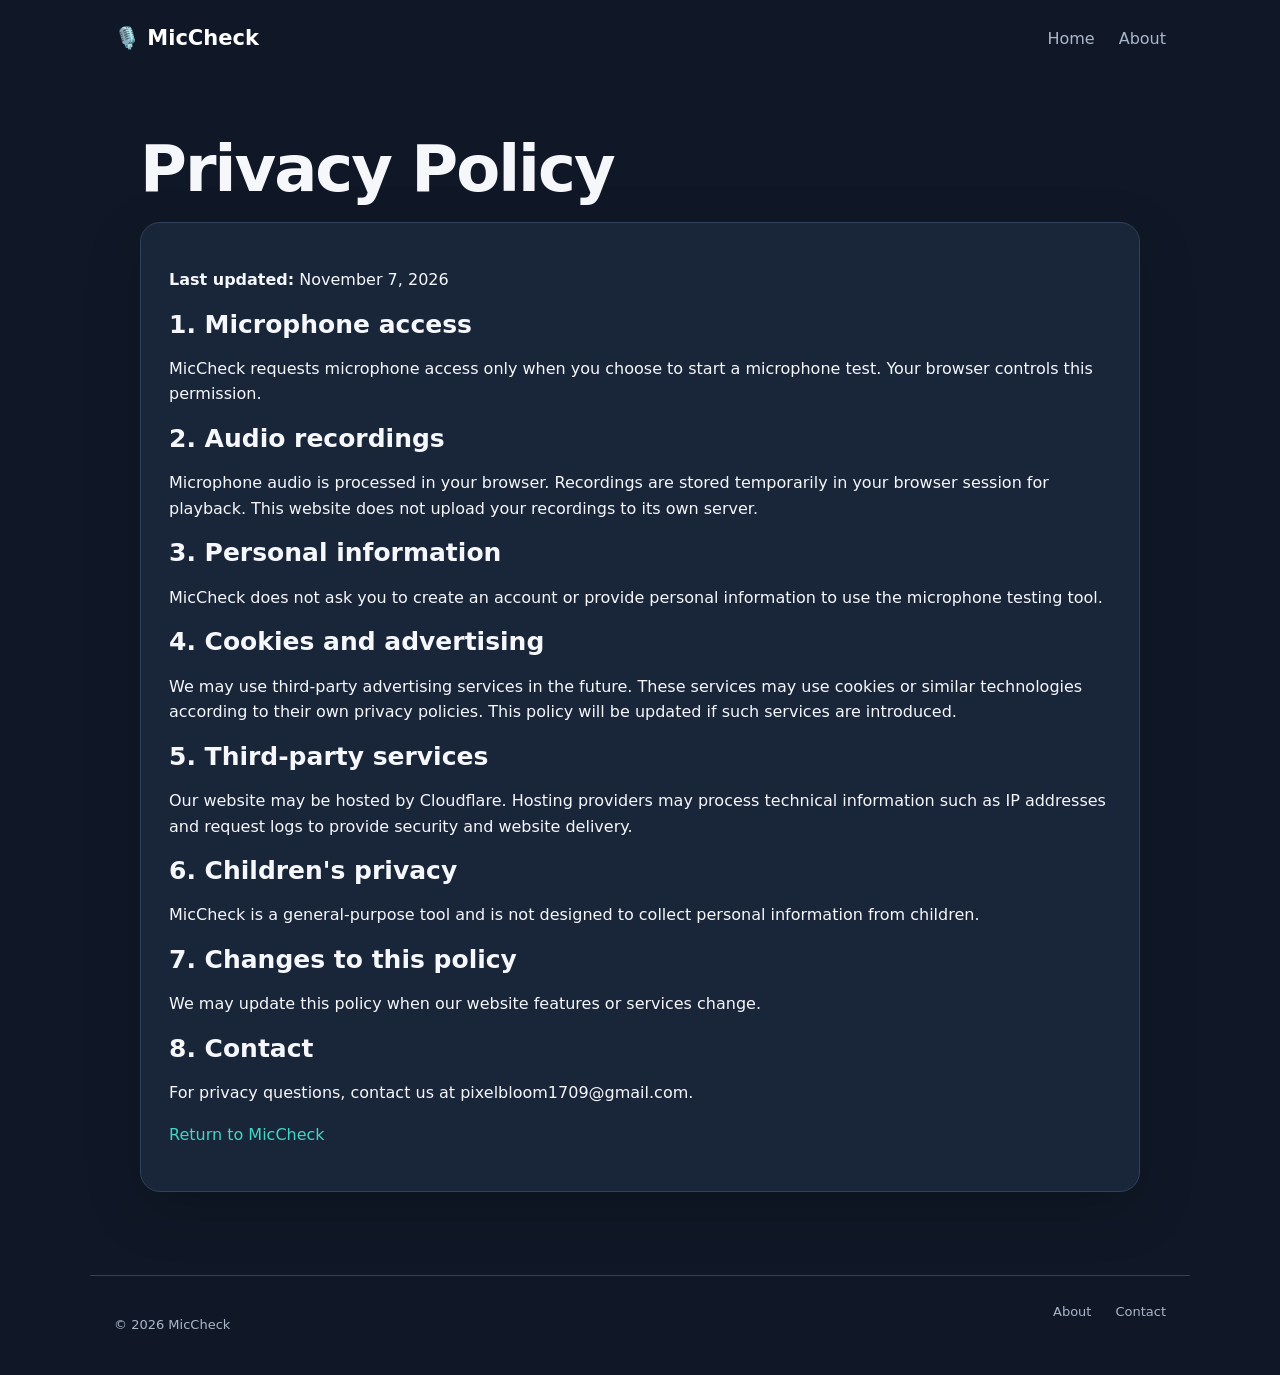
<file: privacy.html>
<!DOCTYPE html>
<html lang="en">
<head>
  <meta charset="UTF-8">
  <meta name="viewport" content="width=device-width, initial-scale=1">
  <meta name="description" content="Learn how MicCheck handles microphone access, recordings, cookies and privacy.">
  <title>Privacy Policy - MicCheck</title>
  <link rel="stylesheet" href="styles.css">
</head>
<body>
  <header class="site-header">
    <a class="logo" href="index.html">🎙️ MicCheck</a>
    <nav><a href="index.html">Home</a><a href="about.html">About</a></nav>
  </header>

  <main class="container info-section">
    <h1>Privacy Policy</h1>
    <section class="card">
      <p><strong>Last updated:</strong> November 7, 2026</p>

      <h2>1. Microphone access</h2>
      <p>MicCheck requests microphone access only when you choose to start a microphone test. Your browser controls this permission.</p>

      <h2>2. Audio recordings</h2>
      <p>Microphone audio is processed in your browser. Recordings are stored temporarily in your browser session for playback. This website does not upload your recordings to its own server.</p>

      <h2>3. Personal information</h2>
      <p>MicCheck does not ask you to create an account or provide personal information to use the microphone testing tool.</p>

      <h2>4. Cookies and advertising</h2>
      <p>We may use third-party advertising services in the future. These services may use cookies or similar technologies according to their own privacy policies. This policy will be updated if such services are introduced.</p>

      <h2>5. Third-party services</h2>
      <p>Our website may be hosted by Cloudflare. Hosting providers may process technical information such as IP addresses and request logs to provide security and website delivery.</p>

      <h2>6. Children's privacy</h2>
      <p>MicCheck is a general-purpose tool and is not designed to collect personal information from children.</p>

      <h2>7. Changes to this policy</h2>
      <p>We may update this policy when our website features or services change.</p>

      <h2>8. Contact</h2>
      <p>For privacy questions, contact us at pixelbloom1709@gmail.com.</p>

      <p><a href="index.html">Return to MicCheck</a></p>
    </section>
  </main>

  <footer class="site-footer">
    <p>© <span id="year"></span> MicCheck</p>
    <div><a href="about.html">About</a><a href="contact.html">Contact</a></div>
  </footer>
  <script>document.getElementById("year").textContent = new Date().getFullYear();</script>
</body>
</html>
</file>
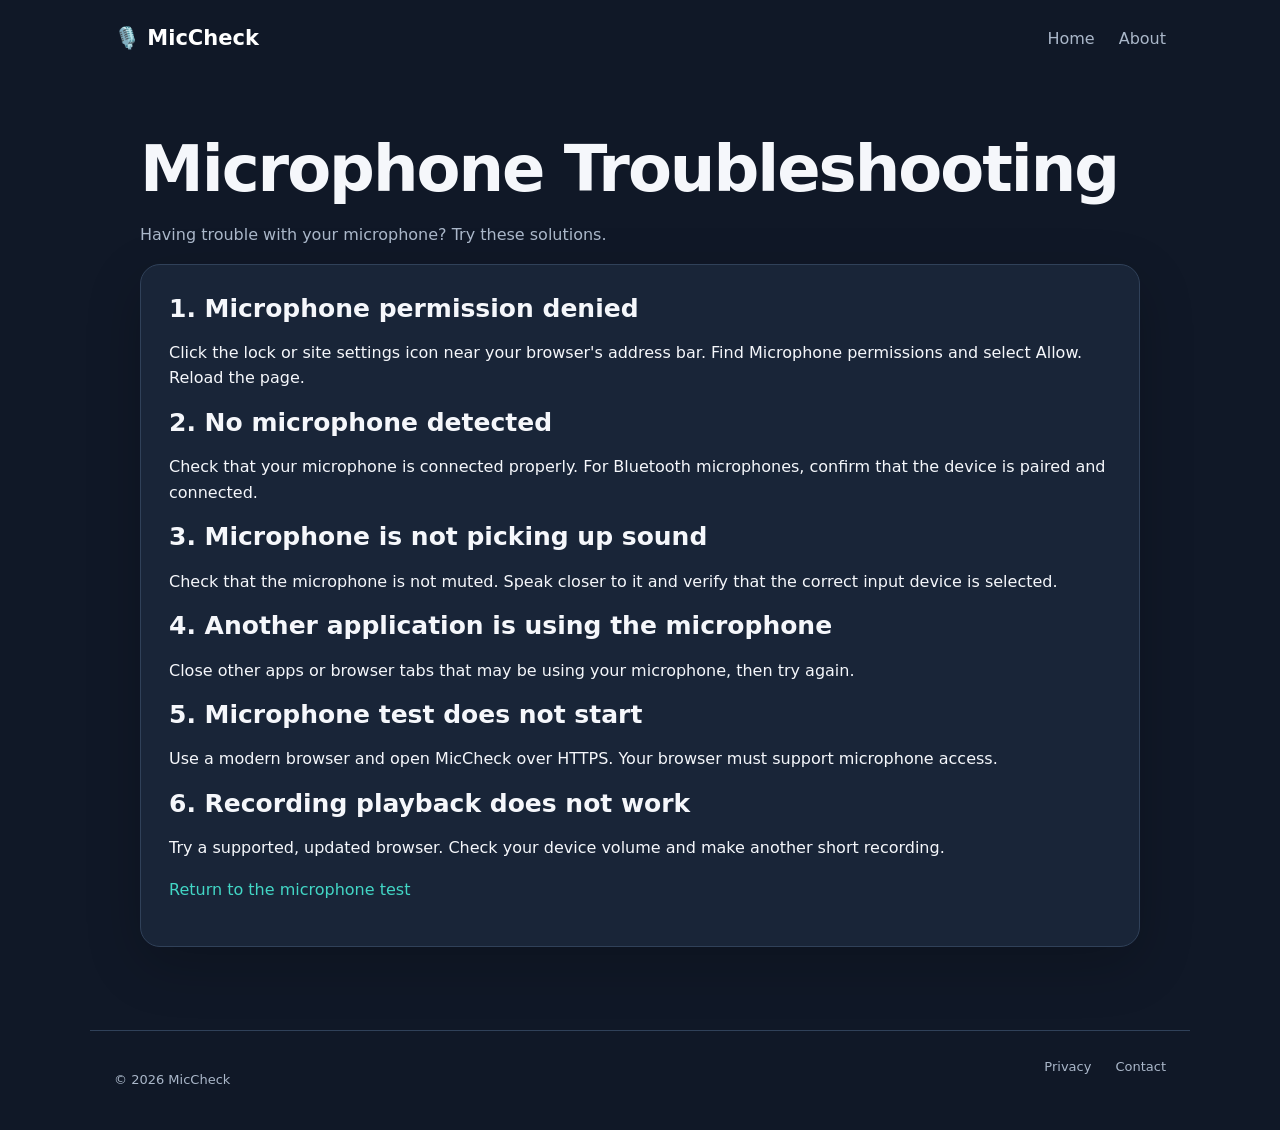
<file: troubleshooting.html>
<!DOCTYPE html>
<html lang="en">
<head>
  <meta charset="UTF-8">
  <meta name="viewport" content="width=device-width, initial-scale=1">
  <meta name="description" content="Fix common microphone problems with this simple online microphone troubleshooting guide.">
  <title>Microphone Troubleshooting - MicCheck</title>
  <link rel="stylesheet" href="styles.css">
</head>
<body>
  <header class="site-header">
    <a class="logo" href="index.html">🎙️ MicCheck</a>
    <nav><a href="index.html">Home</a><a href="about.html">About</a></nav>
  </header>

  <main class="container info-section">
    <h1>Microphone Troubleshooting</h1>
    <p class="muted">Having trouble with your microphone? Try these solutions.</p>

    <section class="card">
      <h2>1. Microphone permission denied</h2>
      <p>Click the lock or site settings icon near your browser's address bar. Find Microphone permissions and select Allow. Reload the page.</p>

      <h2>2. No microphone detected</h2>
      <p>Check that your microphone is connected properly. For Bluetooth microphones, confirm that the device is paired and connected.</p>

      <h2>3. Microphone is not picking up sound</h2>
      <p>Check that the microphone is not muted. Speak closer to it and verify that the correct input device is selected.</p>

      <h2>4. Another application is using the microphone</h2>
      <p>Close other apps or browser tabs that may be using your microphone, then try again.</p>

      <h2>5. Microphone test does not start</h2>
      <p>Use a modern browser and open MicCheck over HTTPS. Your browser must support microphone access.</p>

      <h2>6. Recording playback does not work</h2>
      <p>Try a supported, updated browser. Check your device volume and make another short recording.</p>

      <p><a href="index.html">Return to the microphone test</a></p>
    </section>
  </main>

  <footer class="site-footer">
    <p>© <span id="year"></span> MicCheck</p>
    <div><a href="privacy.html">Privacy</a><a href="contact.html">Contact</a></div>
  </footer>
  <script>document.getElementById("year").textContent = new Date().getFullYear();</script>
</body>
</html>
</file>
<file: styles.css>
:root {
  --bg: #101827;
  --surface: #192538;
  --surface-light: #22334b;
  --text: #f5f7fb;
  --muted: #aab7c9;
  --accent: #7c8cff;
  --accent2: #42d6c5;
  --border: #304159;
}

* { box-sizing: border-box; }

html { scroll-behavior: smooth; }

body {
  margin: 0;
  background: var(--bg);
  color: var(--text);
  font-family: Inter, ui-sans-serif, system-ui, -apple-system, sans-serif;
  line-height: 1.6;
}

a { color: var(--accent2); text-decoration: none; }
a:hover { text-decoration: underline; }

.site-header {
  max-width: 1100px;
  margin: auto;
  padding: 22px 24px;
  display: flex;
  justify-content: space-between;
  align-items: center;
  gap: 20px;
}

.logo {
  color: white;
  font-size: 21px;
  font-weight: 800;
}

nav, .site-footer div {
  display: flex;
  gap: 24px;
  flex-wrap: wrap;
}

nav a, .site-footer a { color: var(--muted); }

.container {
  width: min(100% - 36px, 1000px);
  margin: auto;
}

.hero {
  text-align: center;
  padding: 70px 10px 42px;
  max-width: 760px;
  margin: auto;
}

.eyebrow {
  color: var(--accent2);
  font-size: 12px;
  letter-spacing: 2px;
  font-weight: 800;
}

h1 {
  font-size: clamp(38px, 7vw, 64px);
  line-height: 1.1;
  letter-spacing: -2px;
  margin: 18px 0;
}

h1 span {
  background: linear-gradient(90deg, var(--accent), var(--accent2));
  color: transparent;
  background-clip: text;
  -webkit-background-clip: text;
}

.hero p {
  color: var(--muted);
  font-size: 18px;
}

.card {
  background: var(--surface);
  border: 1px solid var(--border);
  border-radius: 20px;
  padding: 28px;
  box-shadow: 0 18px 55px #0003;
}

.tester { max-width: 720px; margin: 0 auto; }

.card-heading {
  display: flex;
  justify-content: space-between;
  align-items: center;
  gap: 16px;
  margin-bottom: 24px;
}

h2, h3 { line-height: 1.25; }
h2 { margin: 0 0 8px; font-size: 25px; }
h3 { margin: 0 0 8px; }

.card-heading p, .muted { color: var(--muted); margin-top: 4px; }

.status {
  border: 1px solid var(--border);
  background: var(--surface-light);
  color: var(--muted);
  border-radius: 30px;
  padding: 7px 12px;
  font-size: 12px;
  white-space: nowrap;
}

label { display: block; font-weight: 700; margin-bottom: 8px; }

select {
  width: 100%;
  background: #101827;
  color: white;
  border: 1px solid var(--border);
  border-radius: 10px;
  padding: 13px;
  font: inherit;
}

.meter-wrap {
  margin: 28px 0;
  background: #101827;
  border: 1px solid var(--border);
  border-radius: 14px;
  padding: 18px;
}

.meter-label {
  display: flex;
  justify-content: space-between;
  font-weight: 700;
  font-size: 14px;
}

.meter {
  height: 15px;
  background: #2b394d;
  border-radius: 20px;
  overflow: hidden;
  margin-top: 12px;
}

#levelBar {
  height: 100%;
  width: 0%;
  border-radius: inherit;
  background: linear-gradient(90deg, var(--accent), var(--accent2));
  transition: width .08s linear;
}

#meterMessage { color: var(--muted); font-size: 13px; margin-bottom: 0; }

.controls {
  display: flex;
  gap: 12px;
  flex-wrap: wrap;
  margin: 18px 0;
}

.btn {
  border: 0;
  border-radius: 11px;
  padding: 12px 20px;
  font: inherit;
  font-weight: 750;
  cursor: pointer;
  transition: transform .2s, opacity .2s;
}

.btn:hover:not(:disabled) { transform: translateY(-2px); }
.btn:disabled { opacity: .4; cursor: not-allowed; }

.primary {
  color: #101827;
  background: linear-gradient(100deg, #a1aaff, #55e1d1);
}

.secondary {
  background: var(--surface-light);
  color: white;
  border: 1px solid var(--border);
}

hr { border: 0; border-top: 1px solid var(--border); margin: 28px 0; }

audio { width: 100%; margin-top: 14px; }

.ad-placeholder {
  margin: 35px auto;
  min-height: 100px;
  border: 1px dashed #53627a;
  border-radius: 14px;
  display: flex;
  flex-direction: column;
  justify-content: center;
  align-items: center;
  color: var(--muted);
  gap: 4px;
  text-align: center;
  padding: 18px;
}

.ad-placeholder small { font-size: 12px; }

.info-section { padding: 38px 0; }
.info-section > h2 { margin-bottom: 22px; }

.steps {
  display: grid;
  grid-template-columns: repeat(3, 1fr);
  gap: 16px;
}

.step-number {
  color: var(--accent2);
  font-size: 13px;
  font-weight: 800;
  display: block;
  margin-bottom: 16px;
}

.steps p, details p { color: var(--muted); }

details {
  padding: 18px 0;
  border-bottom: 1px solid var(--border);
}

summary { cursor: pointer; font-weight: 700; }

.site-footer {
  border-top: 1px solid var(--border);
  max-width: 1100px;
  margin: 45px auto 0;
  padding: 26px 24px;
  display: flex;
  justify-content: space-between;
  gap: 20px;
  flex-wrap: wrap;
  color: var(--muted);
  font-size: 13px;
}

@media (max-width: 650px) {
  .site-header { align-items: flex-start; flex-direction: column; }
  nav { gap: 16px; font-size: 14px; }
  .hero { padding-top: 48px; }
  .card { padding: 20px; }
  .card-heading { align-items: flex-start; flex-direction: column; }
  .steps { grid-template-columns: 1fr; }
  .site-footer { flex-direction: column; }
}

.ad-placeholder {
  width: 100%;
  max-width: 100%;
  box-sizing: border-box;
  margin: 24px auto;
  padding: 16px;
  text-align: center;
  overflow: hidden;
}

.ad-placeholder iframe {
  max-width: 100%;
}
</file>
